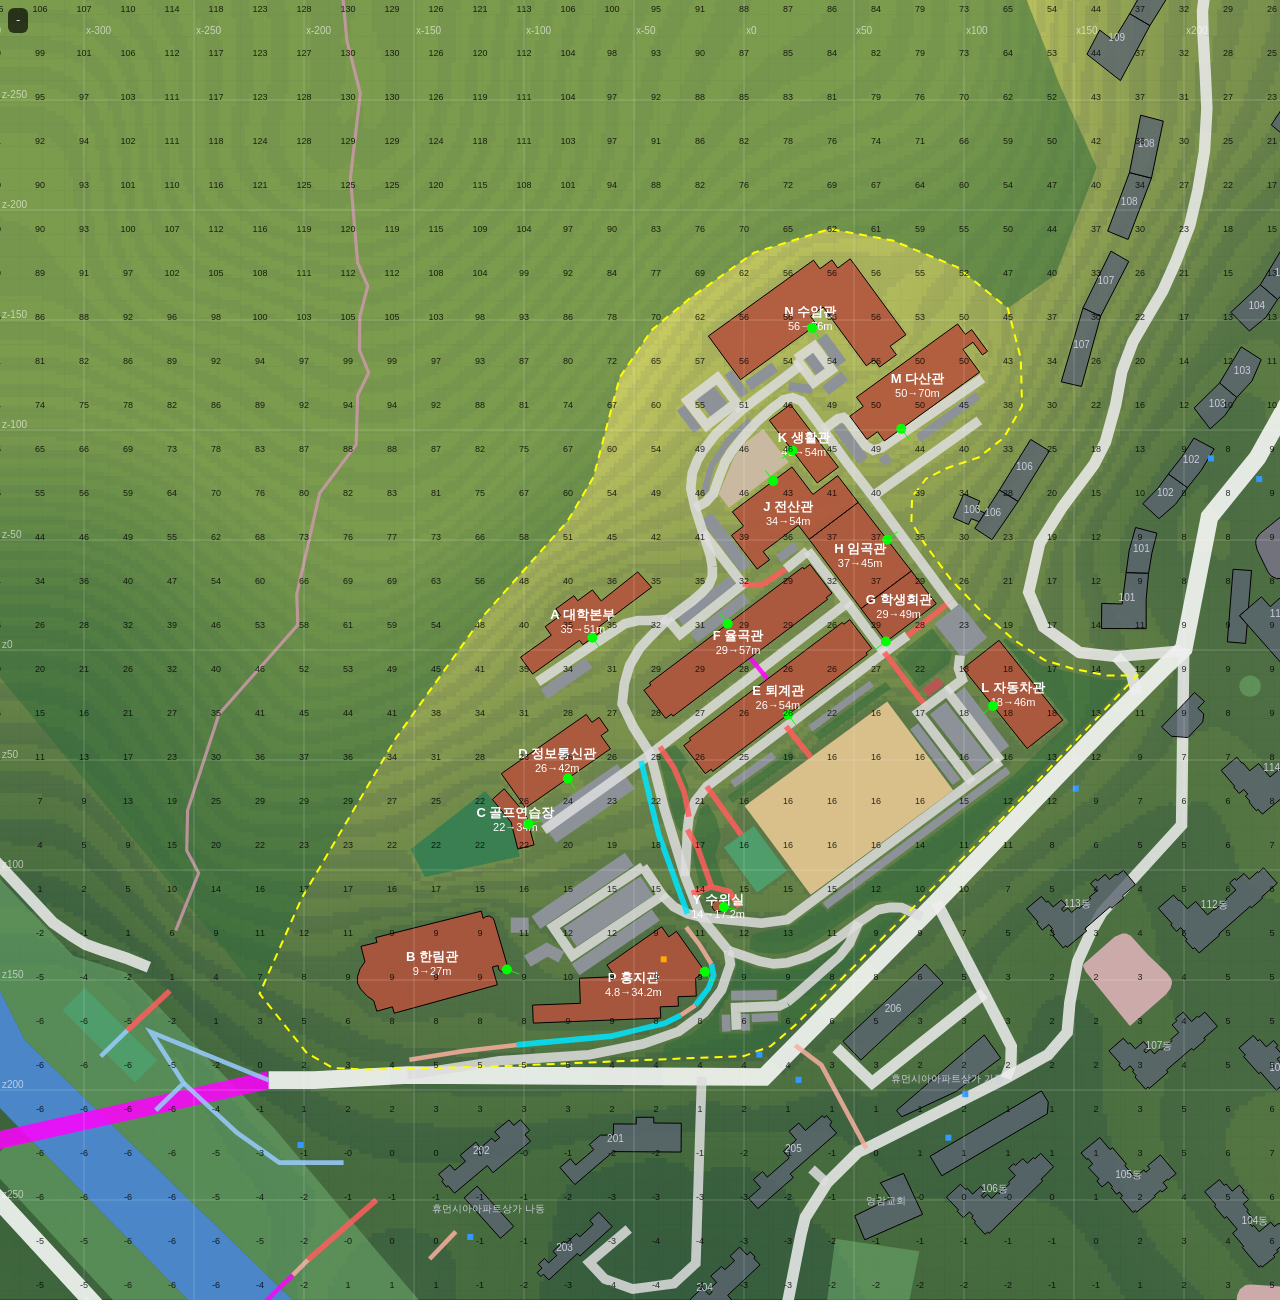
<file: debug/map.html>
<!doctype html>
<html lang="ko">
<head>
<meta charset="utf-8">
<title>캠퍼스 데이터 확인용 2D 지도</title>
<style>
  body { margin: 0; background: #1b1f24; color: #dde; font: 12px/1.4 system-ui, sans-serif; }
  #info { position: fixed; left: 8px; top: 8px; background: #000a; padding: 4px 8px; border-radius: 6px; }
  canvas { display: block; }
</style>
</head>
<body>
<div id="info">-</div>
<canvas id="c"></canvas>
<script type="module">
import data from '../data/campus-data.js';
import { H, grid, heightAt } from '../src/world/heightfield.js';

const q = new URLSearchParams(location.search);
const S = +(q.get('s') || 2.2); // px per m
const cxm = +(q.get('x') || -20), czm = +(q.get('z') || 0); // 화면 중심(m)
const W = +(q.get('w') || 1400), Hh = +(q.get('h') || 1300);
const cv = document.getElementById('c');
cv.width = W; cv.height = Hh;
const g = cv.getContext('2d');
const px = (x) => (x - cxm) * S + W / 2;
const pz = (z) => (z - czm) * S + Hh / 2;

// 높이 음영
const cell = grid.STEP * S;
for (let k = 0; k < grid.NZ; k++) for (let i = 0; i < grid.NX; i++) {
  const h = H[k * grid.NX + i];
  const x = px(grid.X0 + i * grid.STEP), z = pz(grid.Z0 + k * grid.STEP);
  if (x < -cell || z < -cell || x > W || z > Hh) continue;
  const t = Math.max(0, Math.min(1, (h + 6) / 80));
  const band = Math.floor(h / 2) % 2 === 0 ? 0 : 10;
  g.fillStyle = `rgb(${50 + t * 150 + band},${90 + t * 110 + band},${60 + t * 40})`;
  g.fillRect(x - cell / 2, z - cell / 2, cell + 0.6, cell + 0.6);
}
const poly = (p) => { g.beginPath(); p.forEach((v, i) => (i ? g.lineTo(px(v[0]), pz(v[1])) : g.moveTo(px(v[0]), pz(v[1])))); g.closePath(); };
const AC = { field: '#d9c08a', court: '#4f9d6b', parking: '#8d9299', wood: '#2f6b3a88', square: '#c9b9a0', park: '#6fae6f88', golf: '#1f7a55aa', smoking: '#b55', playground: '#caa', water: '#4a86c8' };
for (const a of data.areas) { poly(a.poly); g.fillStyle = AC[a.kind] || '#f0f'; g.fill(); }
const RC = { primary: '#f2d27a', primary_link: '#f2d27a', tertiary: '#fff', residential: '#eee', service: '#ddd', footway: '#f7b0a0', path: '#c9a', steps: '#ff5d5d', cycleway: '#9cf' };
for (const r of data.roads) {
  g.beginPath(); r.pts.forEach((v, i) => (i ? g.lineTo(px(v[0]), pz(v[1])) : g.moveTo(px(v[0]), pz(v[1]))));
  g.strokeStyle = r.conveying ? '#00e5ff' : r.bridge ? '#f0f' : RC[r.kind] || '#f0f'; g.lineWidth = Math.max(1, r.w * S * 0.8); g.globalAlpha = 0.85; g.stroke(); g.globalAlpha = 1;
}
poly(data.campus); g.strokeStyle = '#ff0'; g.lineWidth = 2; g.setLineDash([8, 6]); g.stroke(); g.setLineDash([]);
for (const b of data.buildings) {
  poly(b.poly); g.fillStyle = b.campus ? '#b5533cdd' : '#5b6470cc'; g.fill(); g.strokeStyle = '#000'; g.lineWidth = 1; g.stroke();
  if (b.campus) {
    g.fillStyle = '#fff'; g.font = 'bold 13px sans-serif'; g.textAlign = 'center';
    g.fillText(`${b.letter} ${b.name}`, px(b.c[0]), pz(b.c[1]) - 2);
    g.font = '11px sans-serif'; g.fillText(`${b.base}→${b.top}m`, px(b.c[0]), pz(b.c[1]) + 12);
    if (b.door) { g.fillStyle = '#0f0'; g.beginPath(); g.arc(px(b.door.x), pz(b.door.z), 5, 0, 7); g.fill();
      g.strokeStyle = '#0f0'; g.beginPath(); g.moveTo(px(b.door.x), pz(b.door.z)); g.lineTo(px(b.door.x + b.door.nx * 6), pz(b.door.z + b.door.nz * 6)); g.stroke(); }
  } else if (b.label) { g.fillStyle = '#ccd'; g.font = '10px sans-serif'; g.textAlign = 'center'; const c = b.poly.reduce((s, v) => [s[0] + v[0] / b.poly.length, s[1] + v[1] / b.poly.length], [0, 0]); g.fillText(b.label, px(c[0]), pz(c[1])); }
}
for (const p of data.pois) { g.fillStyle = p.kind === 'bus' ? '#39f' : '#fa0'; g.fillRect(px(p.x) - 3, pz(p.z) - 3, 6, 6); }
// 격자 눈금 50m
g.strokeStyle = '#ffffff33'; g.fillStyle = '#fff9'; g.font = '10px sans-serif'; g.textAlign = 'left'; g.lineWidth = 1;
for (let x = -350; x <= 350; x += 50) { g.beginPath(); g.moveTo(px(x), 0); g.lineTo(px(x), Hh); g.stroke(); g.fillText('x' + x, px(x) + 2, 34); }
for (let z = -300; z <= 300; z += 50) { g.beginPath(); g.moveTo(0, pz(z)); g.lineTo(W, pz(z)); g.stroke(); g.fillText('z' + z, 2, pz(z) - 2); }
// 높이 숫자(20m 간격)
const stepLbl = +(q.get('lbl') || 20);
g.fillStyle = '#000c'; g.font = '9px sans-serif'; g.textAlign = 'center';
for (let x = -340; x <= 310; x += stepLbl) for (let z = -310; z <= 310; z += stepLbl) g.fillText(heightAt(x, z).toFixed(0), px(x), pz(z));
cv.addEventListener('mousemove', (e) => {
  const x = (e.offsetX - W / 2) / S + cxm, z = (e.offsetY - Hh / 2) / S + czm;
  document.getElementById('info').textContent = `x ${x.toFixed(1)}  z ${z.toFixed(1)}  h ${heightAt(x, z).toFixed(1)}m`;
});
window.__ready = true;
</script>
</body>
</html>
</file>
